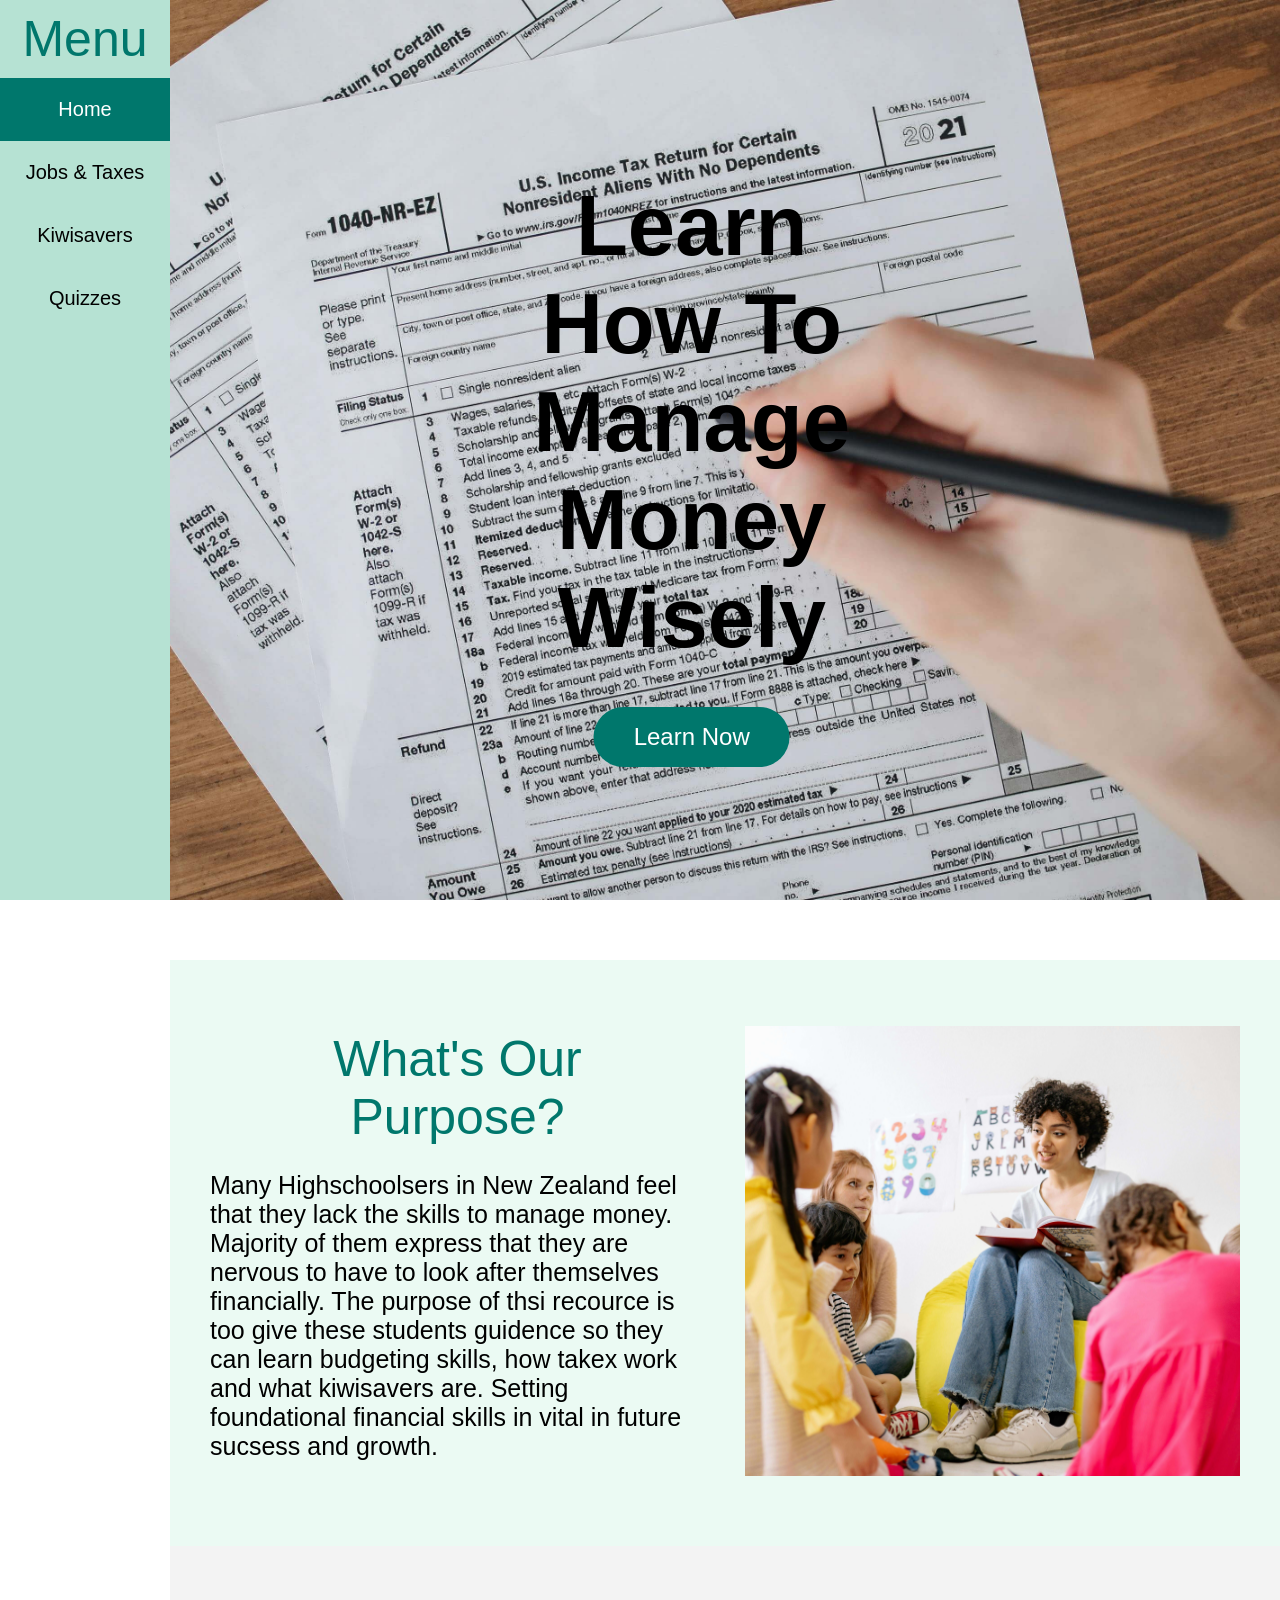
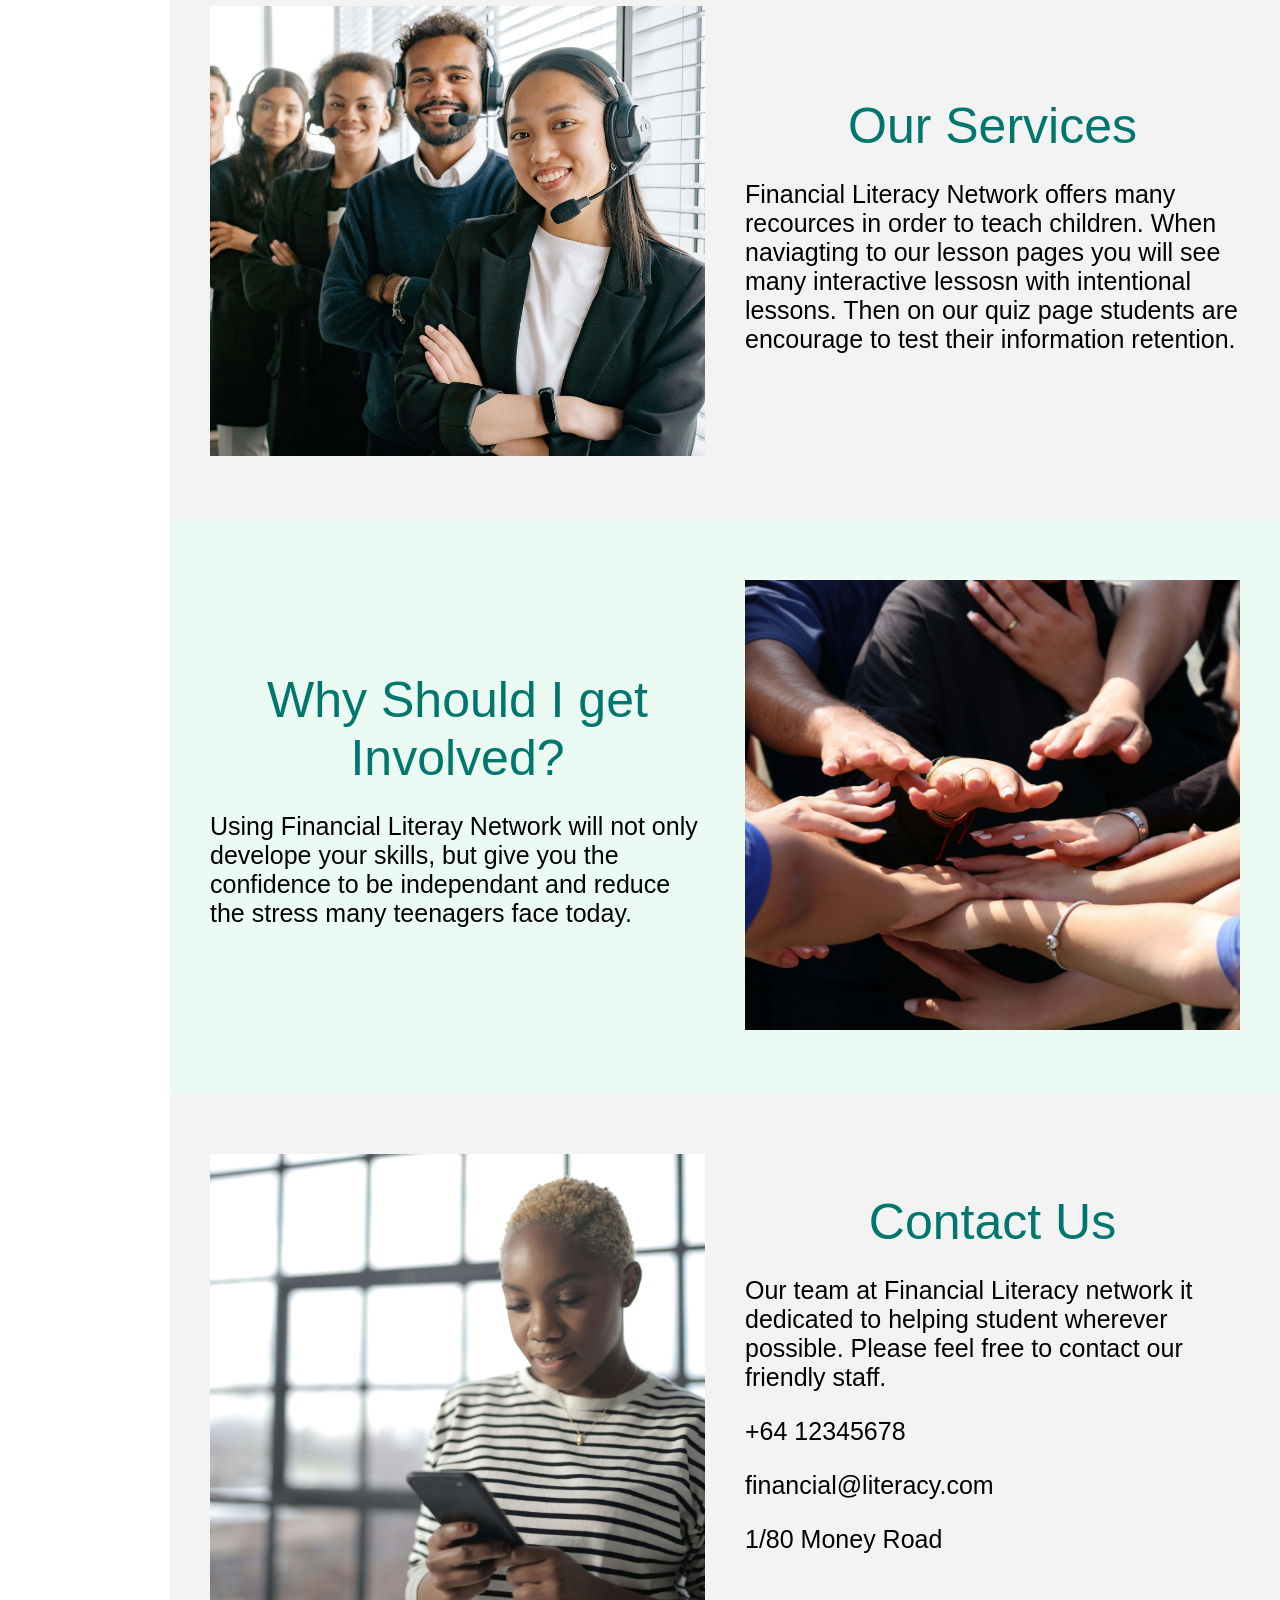
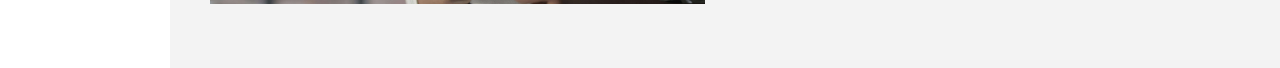
<file: index.html>
<!DOCTYPE html>
<html lang="en">
<head>
    <meta charset="UTF-8">
    <meta name="viewport" content="width=device-width, initial-scale=1.0">
    <title>Learn to Manage Money Wisely</title>
    <link rel="stylesheet" href="style.css">
</head>
<body>

  <main>

    <!-- The sidebar -->
    <nav class="navbar">
    
        <h2>Menu</h2>
      <a class="active" href="index.html">Home</a>
      <a href="jobs.html">Jobs & Taxes</a>
      <a href="kiwisaver.html">Kiwisavers</a>
      <a href="quiz.html">Quizzes</a>
    </nav>

    <div class="content">

          <div class="banner">
            <img src="images/person-completing-form.jpg" class="banner-img" alt="A white and black tax form sitting on a dark wood desk. A peron is holing a black pen and is about to attempt to fill in the form " >
            <h1 class="banner-text">Learn <br> How To<br> Manage <br>Money <br>Wisely <br> 
              <a id="link" href="learn.html">Learn Now</a>
            </h1>
        </div>


        <section class="row">
          <div class="text">
            <h2>What's Our Purpose?</h2>
            <p>Many Highschoolsers in New Zealand feel that they lack the skills to manage money. Majority of them express that they are nervous to have to look after themselves financially. The purpose of thsi recource is too give these students guidence so they can learn budgeting skills, how takex work and what kiwisavers are. Setting foundational financial skills in vital in future sucsess and growth. </p>
          </div>
          <div class="image">
            <img src="images/reading-book-to-children.jpg" alt="A femal teacher is reading a book to a diverse group of kids. The kids are lsitening intentivly in a group on the floor with the teacher and colourful number posters are on the wall.">
          </div>
        </section>

        <section class="row">
          <div class="image">
            <img src="images/team-in-headset.jpg" alt="A diverse team of 2 male and 3 female aduls all wearing formal work attire and lined behind eachother in a row, crossing their arms with authority with large black headsets on their heads.">
          </div>
          <div class="text">
            <h2>Our Services</h2>
            <p>Financial Literacy Network offers many recources in order to teach children. When naviagting to our lesson pages you will see many interactive lessosn with intentional lessons. Then on our quiz page students are encourage to test their information retention. </p>
          </div>
        </section>

        <section class="row">
          <div class="text">
            <h2>Why Should I get Involved?</h2>
            <p>Using Financial Literay Network will not only develope your skills, but give you the confidence to be independant and reduce the stress many teenagers face today. </p>
          </div>
          <div class="image">
            <img src="images/teamwork-hands-in-together.jpg" alt="A group of people are in a circle and are placing their hands in the middle on top of eachother, displaying their togetherness.">
          </div>
        </section>

        <section class="row">
          <div class="image">
            <img src="images/lady-iphone.jpg" alt="A woman in looking intentivly at her black iphone. The woman has dark skin and blonde hair and is wearing a black and white horizontal striped t-shirt.">
          </div>
          <div class="text">
            <h2>Contact Us</h2>
            <p>Our team at Financial Literacy network it dedicated to helping student wherever possible. Please feel free to contact our friendly staff. </p>
            <p><a href="https://facebook.com" class="circle"><i class="fas fa-phone"></i></a>
            +64 12345678</p>
            <p><a href="https://facebook.com" class="circle"><i class="fas fa-envelope"></i></a>
            financial@literacy.com</p>
            <p><a href="https://facebook.com" class="circle"><i class="fas fa-paper-plane"></i></a>
            1/80 Money Road</p>
           
          </div>
        </section>

    </div>
</main>
</div> <!-- end of content -->
</body>
</html>
</file>
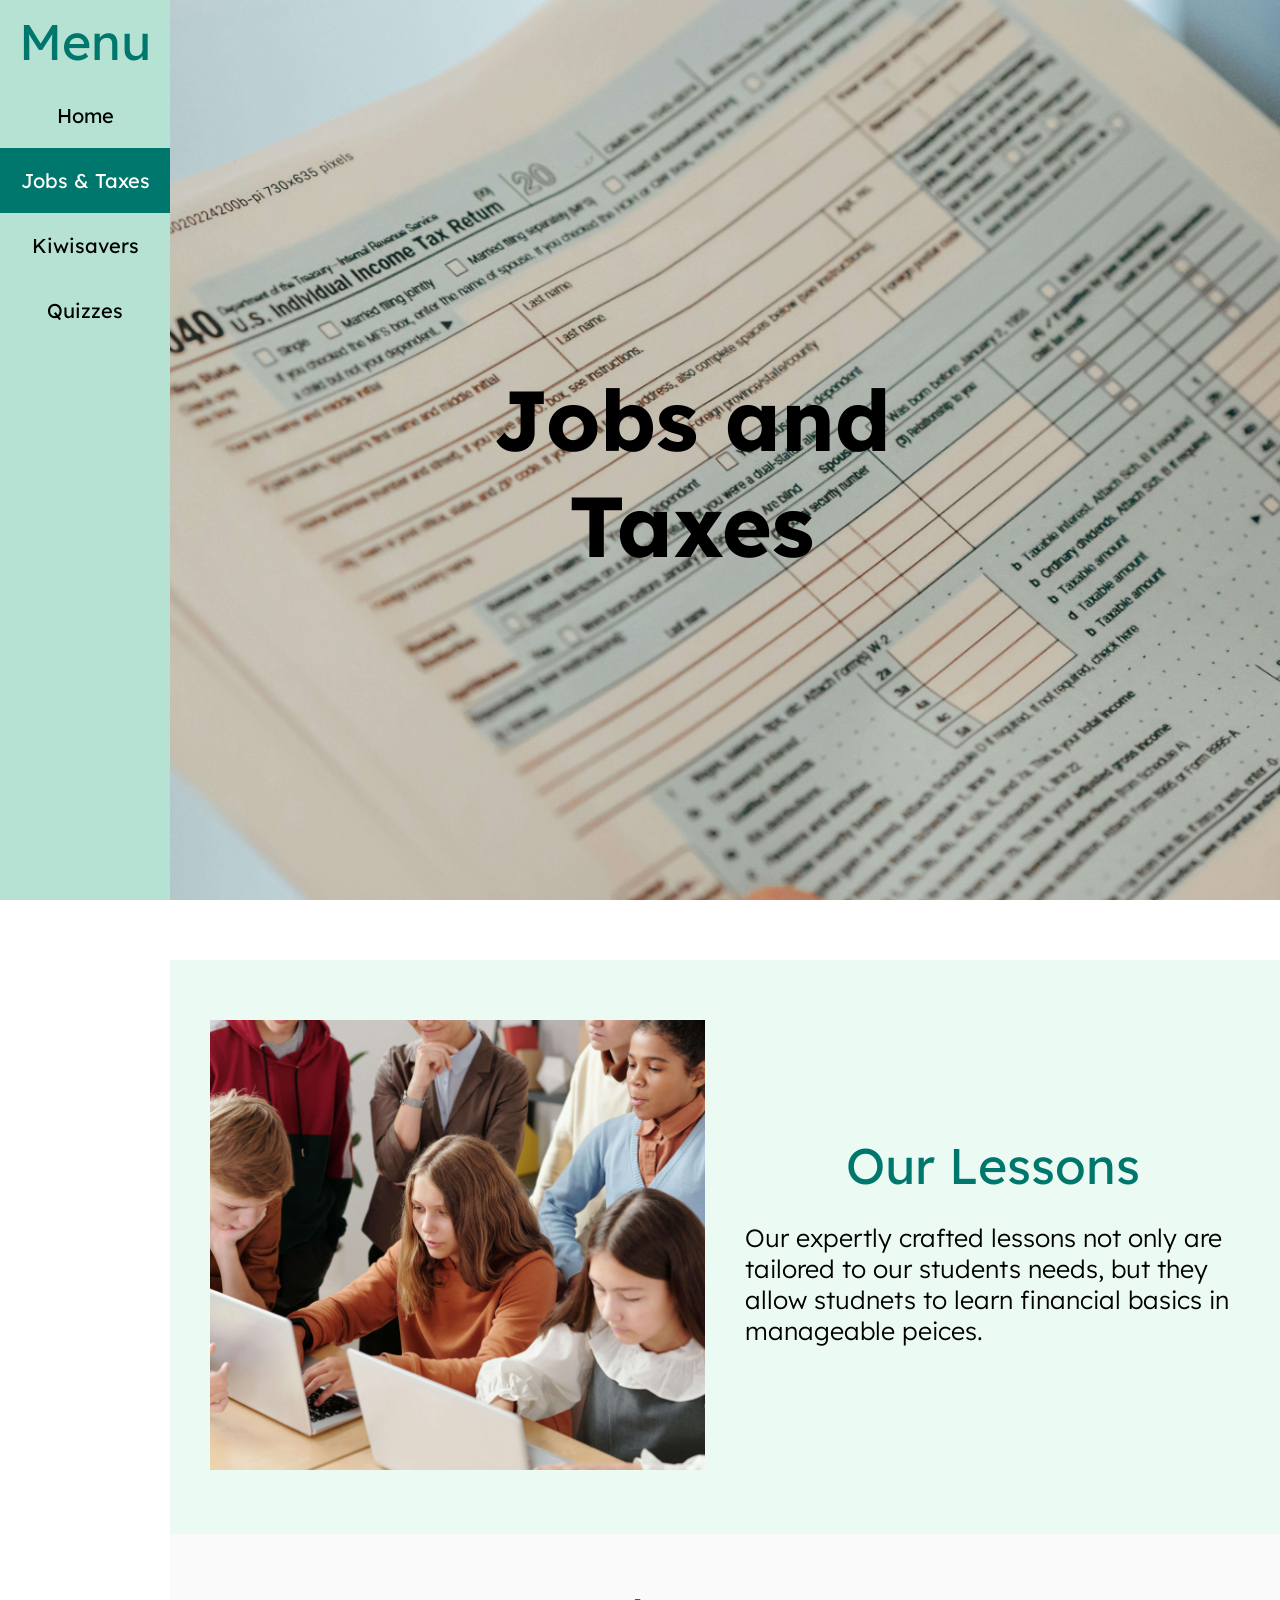
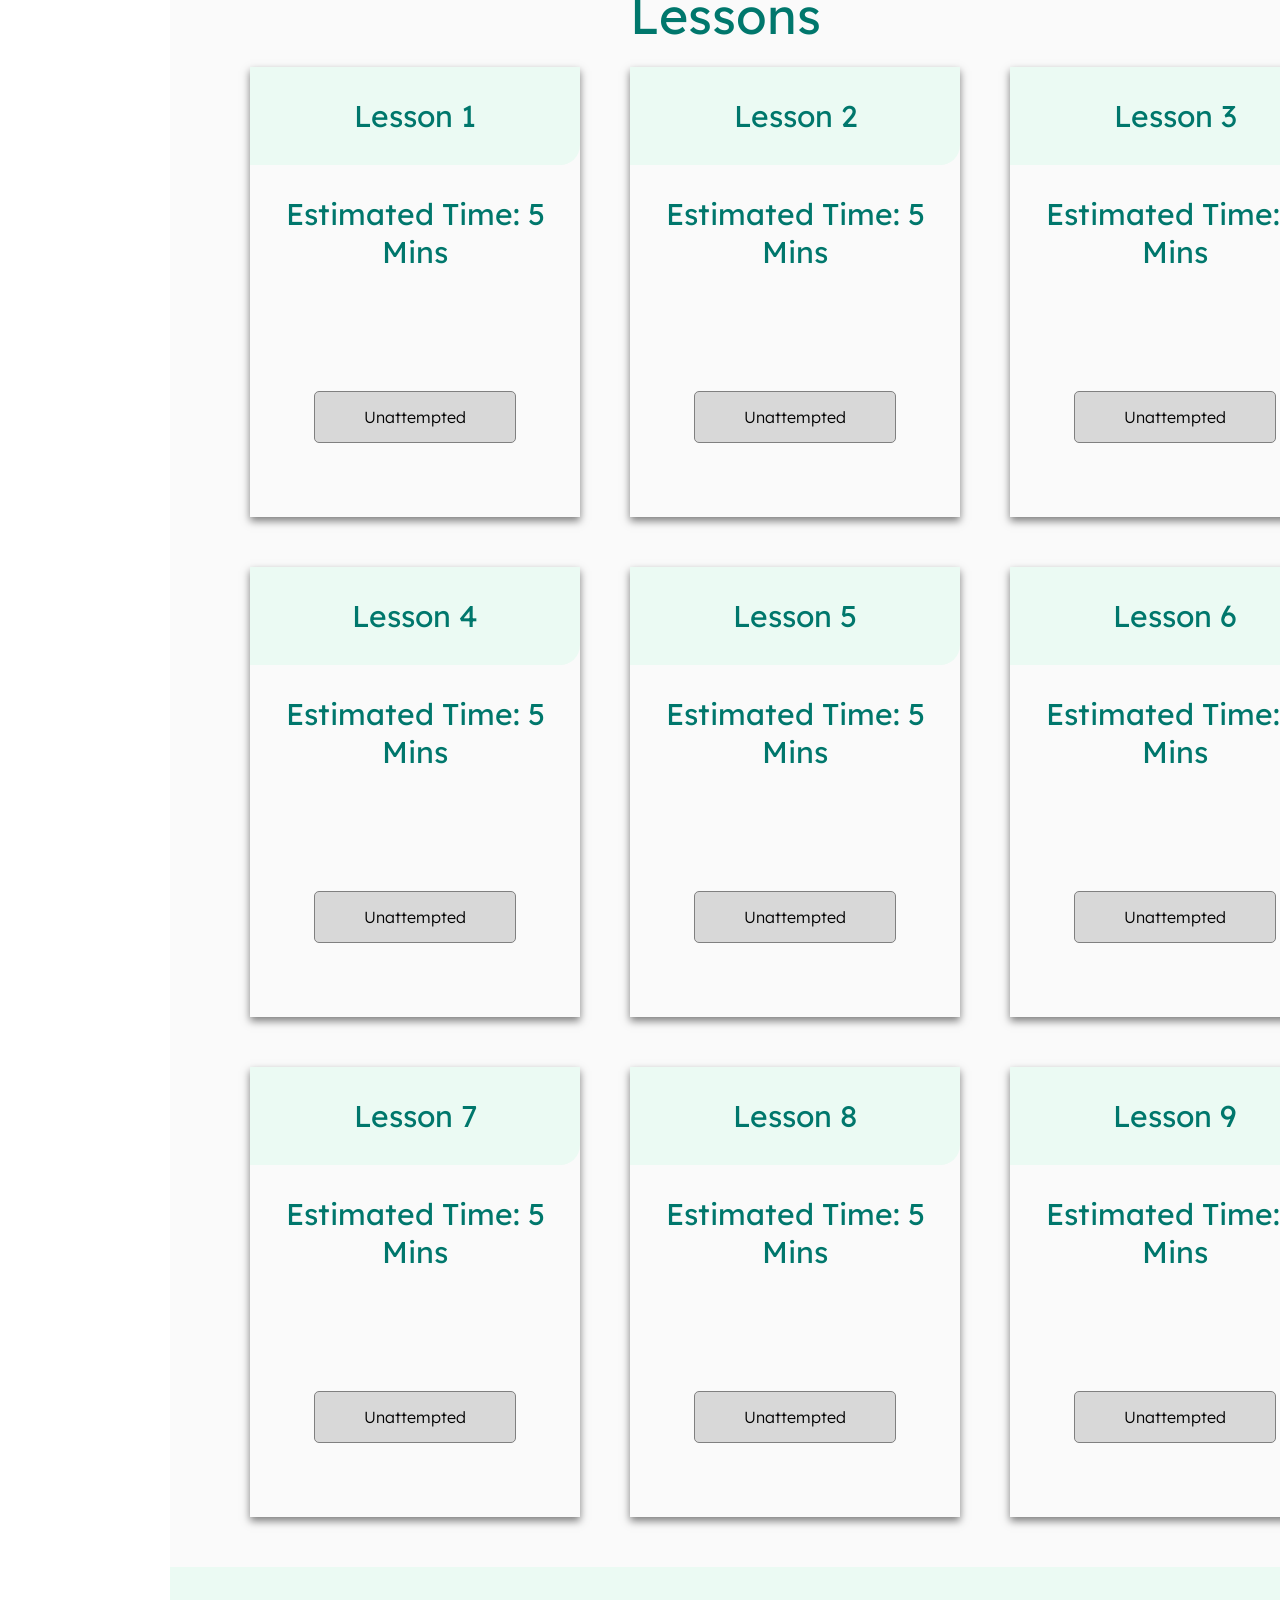
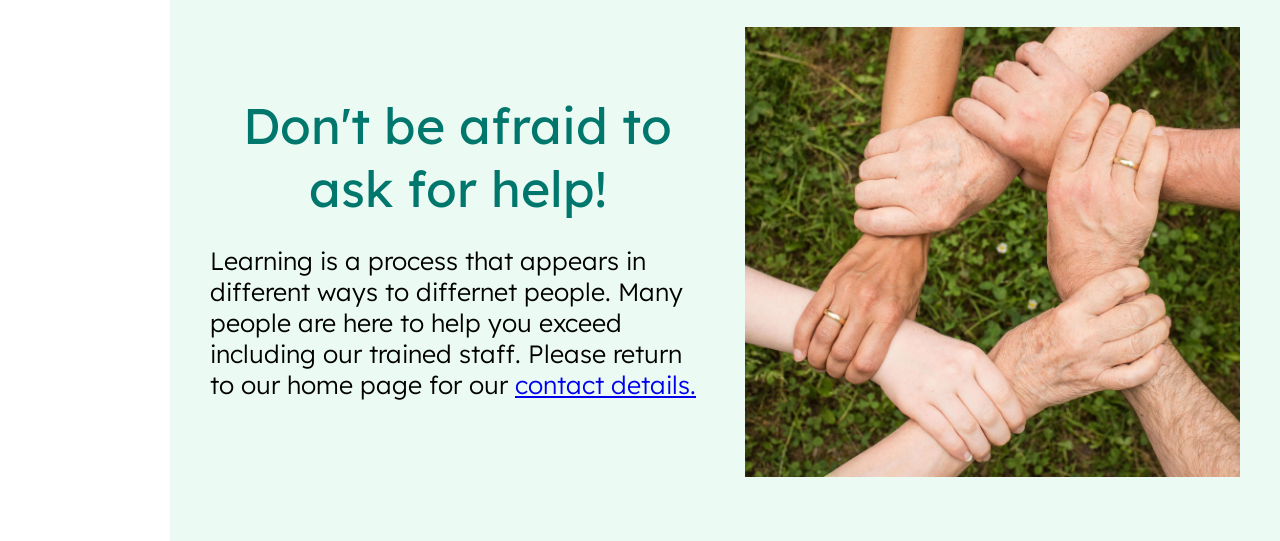
<file: jobs.html>
<!DOCTYPE html>
<html lang="en">
<head>
    <meta charset="UTF-8">
    <meta name="viewport" content="width=device-width, initial-scale=1.0">
    <title>Financial Literacy - Jobs</title>
    <link rel="icon" type="image/x-icon" href="/images/favicon.png">
    <link href="https://fonts.googleapis.com/css2?family=Lexend:wght@300;400;500&display=swap" rel="stylesheet">
    <link rel="stylesheet" href="style.css">
</head>
<body>

    <main>

        <!-- The sidebar -->
        <nav class="navbar">
            <h2>Menu</h2>
        <a href="index.html">Home</a>
        <a class="active" href="jobs.html">Jobs & Taxes</a>
        <a href="kiwisaver.html">Kiwisavers</a>
        <a href="quiz.html">Quizzes</a>
        </nav>


        <!-- Page content id a div so its not under the nav bar -->


        <div class="content">

            <div class="banner">
                <img src="images/tax-return-form.jpg" class="banner-img" alt="A blue and white tax form with multple boxes and lines to fill.">
                <h1 class="banner-text">Jobs and<br>Taxes</h1>
            </div>


            <section class="row">
            <div class="image">
                <img src="images/class-using-laptop.jpg" alt="A diverse group of students is surrounding a female student who is sitting at her desk on a laptop. They are activly discussing something.">
            </div>
            <div class="text">
                <h2>Our Lessons</h2>
                <p>Our expertly crafted lessons not only are tailored to our students needs, but they allow studnets to learn financial basics in manageable peices.</p>
            </div>
            </section>

        

            <section class="lessons-section">
                <h2 class="section-heading">Lessons</h2><br>
                <div class="parent">
                

                        <section class="flip-card">
                            <div class="flip-card-inner">
                                <!--Content for the front of the flip card-->
                                <div class="flip-card-front">
                                    <div class="flip-card-header">
                                    <h3>Lesson 1</h3>
                                    </div> 
                                    <h3>Estimated Time: 5 Mins</h3>
                                    <div class="status-box">Unattempted</div>

                                </div>
                
                                <!--Content for the back of the flip card-->
                                <div class="flip-card-back">
                                    <div class="flip-card-header">
                                    <h3>Getting your <br> first job.</h3>
                                    </div> 
                                    <p>Getting your first time job can be exciting. You can start part time jobs from around 14-15. many popular first jobs include working at the super market and waitressing.</p>
                            </div>
                            </div>
                        </section> 
                    

                        <section class="flip-card">
                            <div class="flip-card-inner">
                                <!--Content for the front of the flip card-->
                                <div class="flip-card-front">
                                    <div class="flip-card-header">
                                    <h3>Lesson 2</h3>
                                    </div> 
                                    <h3>Estimated Time: 5 Mins</h3>
                                    <div class="status-box">Unattempted</div>
                                </div>
                
                                <!--Content for the back of the flip card-->
                            <div class="flip-card-back">
                                    <div class="flip-card-header">
                                    <h3>Employment Contracts & I<br>your rights?</h3>
                                    </div> 
                                    <p>For any job you should get an employee contract that states your hours, pay and rights. The rights for any worker in NZ are minimum wage, meal breaks, holiday pay and protection from unfair treatment</p>
                           
                            </div>
                            </div>
                        </section> 

                        <section class="flip-card">
                            <div class="flip-card-inner">
                                <!--Content for the front of the flip card-->
                                <div class="flip-card-front">
                                    <div class="flip-card-header">
                                        <h3>Lesson 3</h3>
                                    </div> 
                                    <h3>Estimated Time: 5 Mins</h3>
                                    <div class="status-box">Unattempted</div>
                                </div>
                
                                <!--Content for the back of the flip card-->
                            <div class="flip-card-back">
                                          <div class="flip-card-header">
                                    <h3>Minimim Wage &<br>Pay Rates</h3>
                                    </div> 
                                    <p>Minimum wage is different for different people. Fully trained adults should have an hourly rate of at least $23.95 while those starting out shoudl have a wage of at least $19.16. </p>  
                            </div>
                            </div>
                        </section> 


                        <section class="flip-card">
                            <div class="flip-card-inner">
                                <!--Content for the front of the flip card-->
                                <div class="flip-card-front">
                                    <div class="flip-card-header">
                                        <h3>Lesson 4</h3>
                                    </div>
                                    <h3>Estimated Time: 5 Mins</h3>
                                    <div class="status-box">Unattempted</div> 
                                </div>
                
                                <!--Content for the back of the flip card-->
                            <div class="flip-card-back">
                                         <div class="flip-card-header">
                                    <h3>Gross Pay and <br>Take-Home pay</h3>
                                    </div> 
                                    <p>Gross pay is the amount you have earned before taxes. Take-Home pay is what actualy lands in your bank account and where other deductions are taken out.</p>   
                            </div>
                            </div>
                        </section> 

            
                        <section class="flip-card">
                            <div class="flip-card-inner">
                                <!--Content for the front of the flip card-->
                                <div class="flip-card-front">
                                    <div class="flip-card-header">
                                    <h3>Lesson 5</h3>
                                    </div> 
                                    <h3>Estimated Time: 5 Mins</h3>
                                    <div class="status-box">Unattempted</div>
                                </div>
                
                                <!--Content for the back of the flip card-->
                            <div class="flip-card-back">
                                        <div class="flip-card-header">
                                    <h3>What is PAYE Tax?</h3>
                                    </div> 
                                    <p>PAYE stands for Pay As You Earn. It's the tax automatically taken from your wages everyday. The more you earn the higher percentage tax you pay.</p>
                            </div>
                            </div>
                        </section> 

                
                        <section class="flip-card">
                            <div class="flip-card-inner">
                                <!--Content for the front of the flip card-->
                                <div class="flip-card-front">
                                    <div class="flip-card-header">
                                        <h3>Lesson 6</h3>
                                    </div> 
                                    <h3>Estimated Time: 5 Mins</h3>
                                    <div class="status-box">Unattempted</div>
                                </div>
                
                                <!--Content for the back of the flip card-->
                                <div class="flip-card-back">
                                            <div class="flip-card-header">
                                    <h3>Budgeting Your first pay</h3>
                                    </div> 
                                    <p>Budgeting is important as it ensure you have enought money for everything. A good rule of thumb is 50% for needs, 30% for wants and 20% for savings.</p>
                                </div>
                            </div>
                        </section> 

            
                        <section class="flip-card">
                            <div class="flip-card-inner">
                                <!--Content for the front of the flip card-->
                                <div class="flip-card-front">
                                    <div class="flip-card-header">
                                        <h3>Lesson 7</h3>
                                    </div> 
                                    <h3>Estimated Time: 5 Mins</h3>
                                    <div class="status-box">Unattempted</div>
                                </div>
                
                                <!--Content for the back of the flip card-->
                                <div class="flip-card-back">
                                            <div class="flip-card-header">
                                    <h3>Tax Returns and <br>refunds</h3>
                                    </div> 
                                    <p>At the end of the tax year which is the 31st of March you can file your Tax Return. If too much tax was taken from your account throughout the year, you may get a tax refund from the IRD.</p>
                           
                                </div>
                            </div>
                        </section> 
                

                        <section class="flip-card">
                            <div class="flip-card-inner">
                                <!--Content for the front of the flip card-->
                                <div class="flip-card-front">
                                    <div class="flip-card-header">
                                    <h3>Lesson 8</h3>
                                    </div>  
                                    <h3>Estimated Time: 5 Mins</h3>
                                    <div class="status-box">Unattempted</div>   
                                </div>
                
                                <!--Content for the back of the flip card-->
                            <div class="flip-card-back">
                                          <div class="flip-card-header">
                                    <h3>What happens if I don't pay my taxes</h3>
                                    </div> 
                                    
                                        <ol>
                                            <li>You will recieve letters and emails remining you that you have tax to pay.</li>
                                            <li>Then they start adding interest to the tax you owe</li>
                                            <li>Then you can start getting penalty fees ontop of the interest and tax</li>
                                            <li>Then the detp collection process will start. The IRD can take money from your account, take money from your wages before you even get paid, impound your can and even stop you from getting any refund in the future.</li>
                                            <li>In extreme cases you could even get very large fines, court appearances and even prison time</li>
                                        </ol>
                                   
                             
                                </div>
                            </div>
                        </section> 

                
                        <section class="flip-card">
                            <div class="flip-card-inner">
                                <!--Content for the front of the flip card-->
                                <div class="flip-card-front">
                                    <div class="flip-card-header">
                                    <h3>Lesson 9</h3>
                                    </div>  
                                    <h3>Estimated Time: 5 Mins</h3> 
                                    <div class="status-box">Unattempted</div>
                                </div>
                
                                <!--Content for the back of the flip card-->
                                <div class="flip-card-back">
                                            <div class="flip-card-header">
                                    <h3>Student Loans</h3>
                                    </div> 
                                    <p>A student loan from the goverment can help pay for your course fee and any school related costs afetr school. You only start paying off your students loans once you have started making a certian amount of money per year which usually is around $22,000+. Repayments are automatically taken from your PAYE. Student loands have no interest in you live in NZ.</p>
                           
                                </div>
                            </div>
                        </section> 

                </div>

            </section>

            <section class="row">
            <div class="text">
                <h2>Don't be afraid to ask for help!</h2>
                <p>Learning is a process that appears in different ways to differnet people. Many people are here to help you exceed including our trained staff. Please return to our home page for our <a href="index.html">contact details.</a></p>
            </div>
            <div class="image">
                <img src="images/everyone-holding-hands.jpg" alt="Six people hold eachothers wrists to form a star shape which communicates team work and togetherness.">
            </div>
            </section>

        </div>

         <script src="script.js"></script>

    </main>

</body>
</html>
</file>
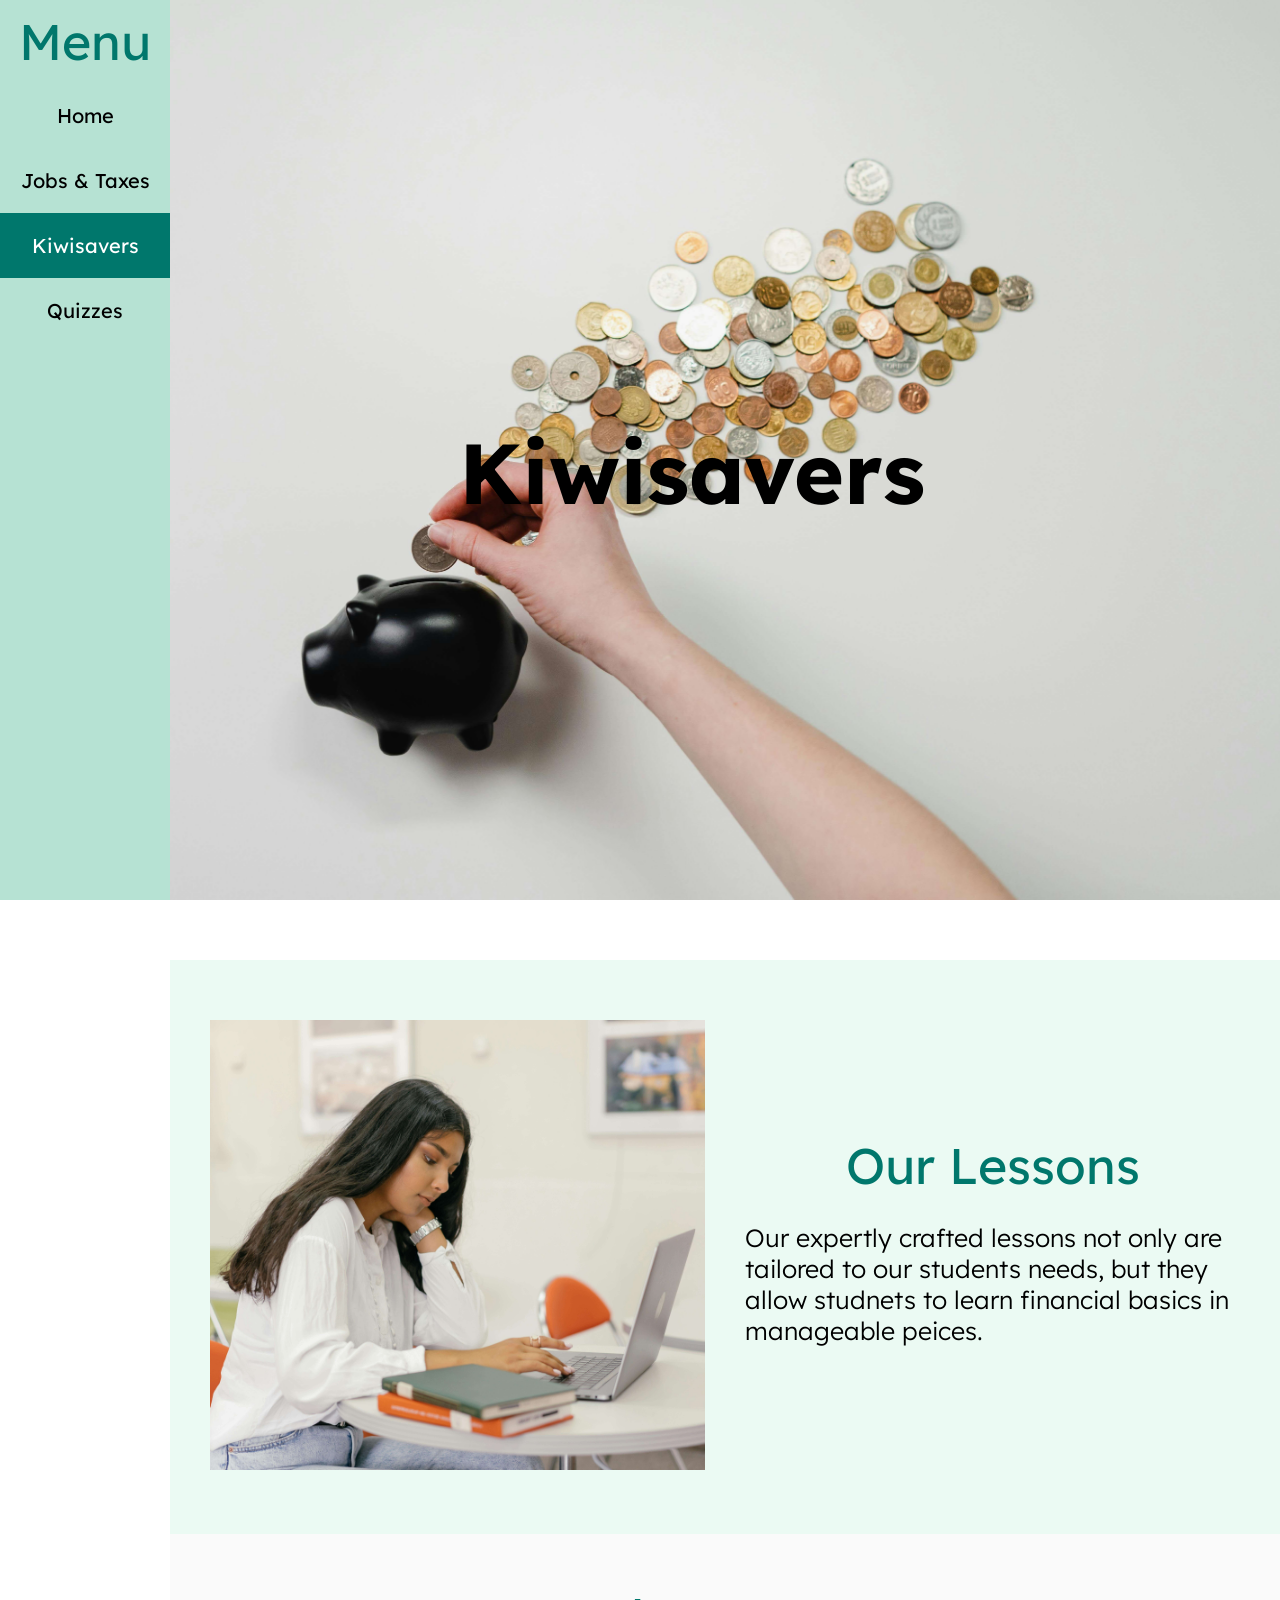
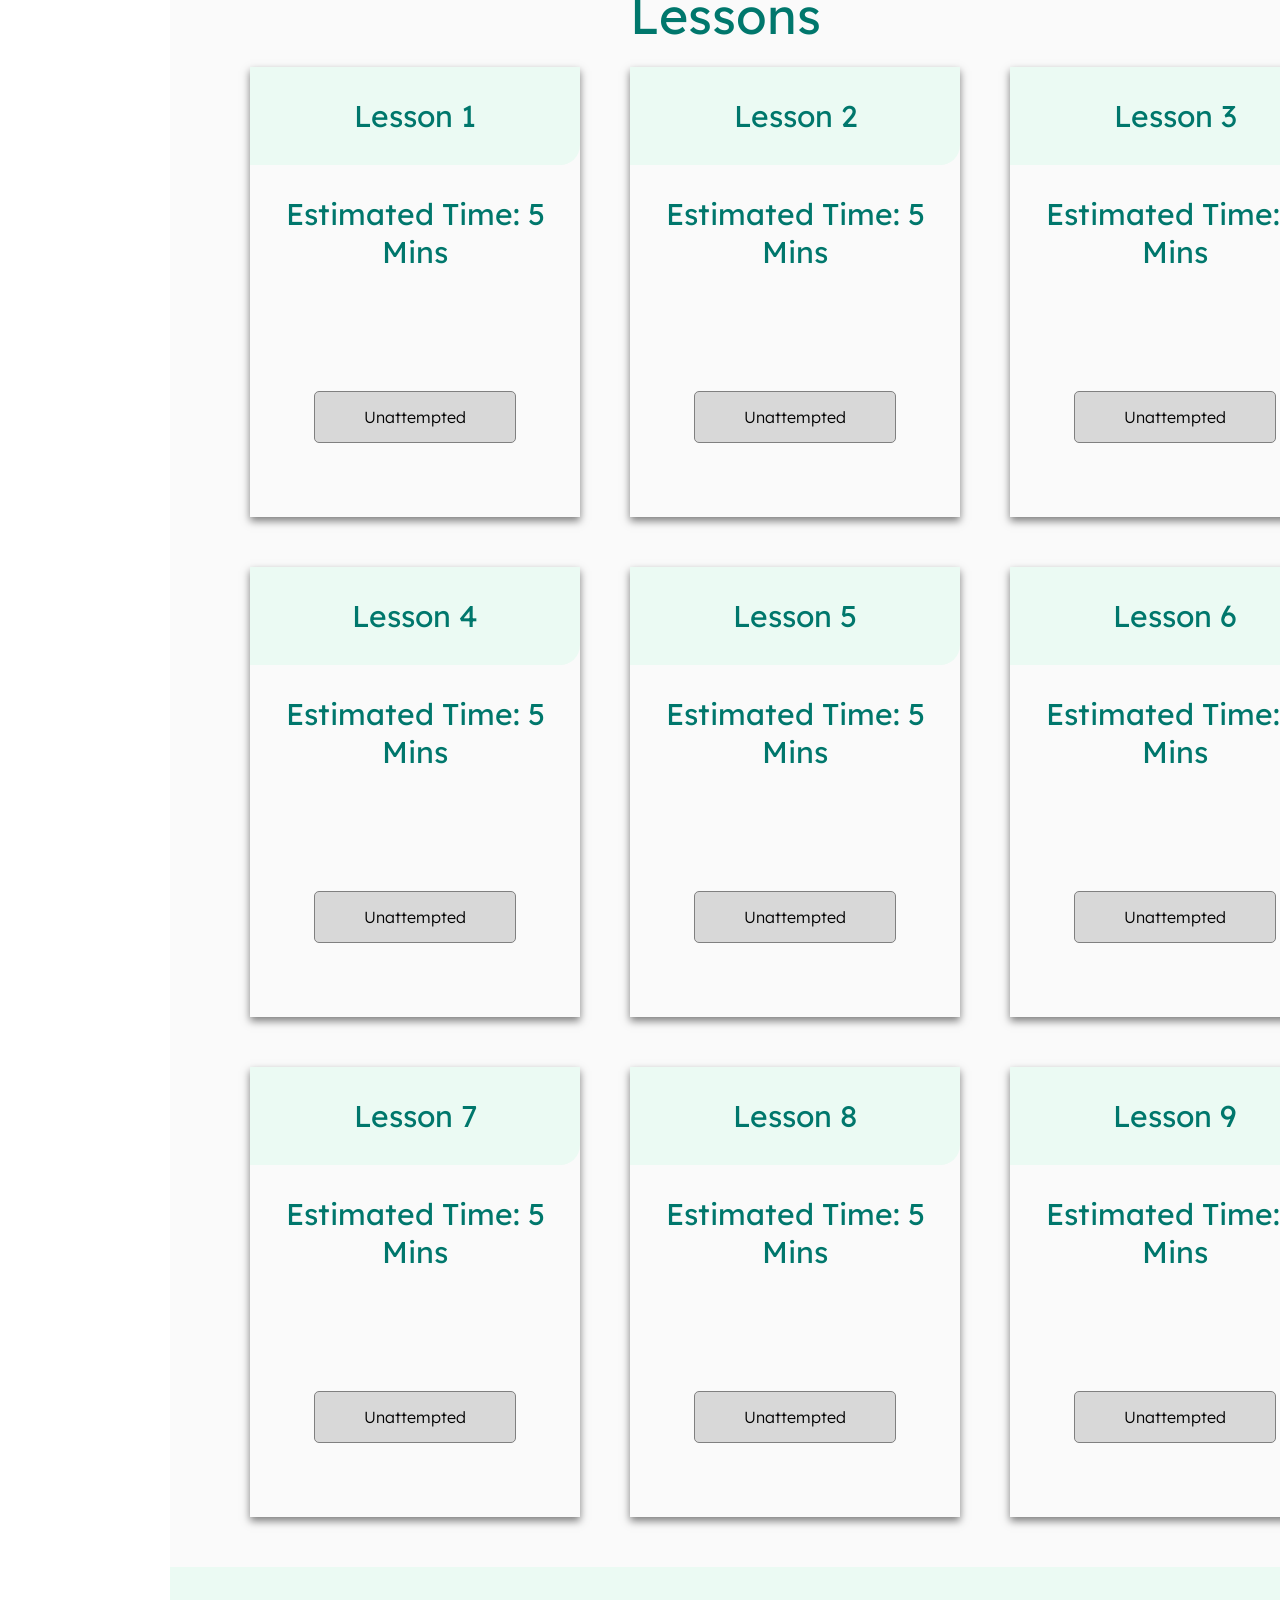
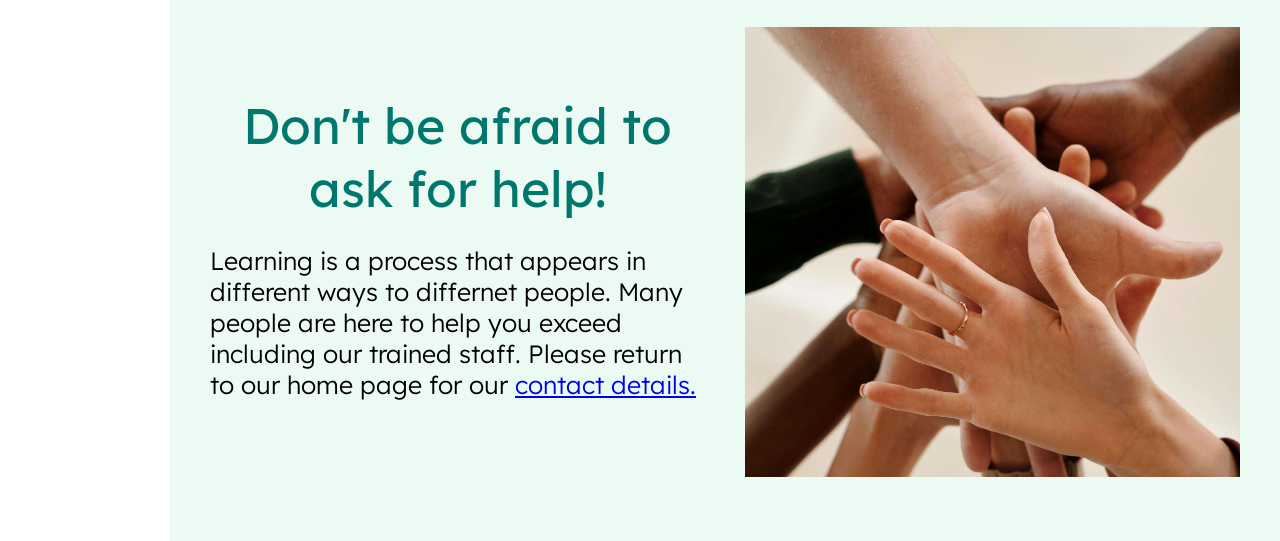
<file: kiwisaver.html>
<!DOCTYPE html>
<html lang="en">
<head>
    <meta charset="UTF-8">
    <meta name="viewport" content="width=device-width, initial-scale=1.0">
    <title>Financial Literacy - Kiwisaver</title>
    <link rel="icon" type="image/x-icon" href="/images/favicon.png">
    <link href="https://fonts.googleapis.com/css2?family=Lexend:wght@300;400;500&display=swap" rel="stylesheet">
    <link rel="stylesheet" href="style.css">
</head>

<body>

    <main>

        <!-- The sidebar -->
        <nav class="navbar">
            <h2>Menu</h2>
        <a href="index.html">Home</a>
        <a href="jobs.html">Jobs & Taxes</a>
        <a class="active" href="kiwisaver.html">Kiwisavers</a>
        <a href="quiz.html">Quizzes</a>
        </nav>


        <!-- Page content id a div so its not under the nav bar -->


        <div class="content">

                <div class="banner">
                <img src="images/money-out-of-piggybank.jpg" class="banner-img" alt="A black piggyback is lying on its side on the ground with coins scattered from it opening in a curved motion. A person is adding a coin into the piggybank." >
                <h1 class="banner-text">Kiwisavers </h1>
            </div>


            <section class="row">
            <div class="image">
                <img src="images/girl-studying-at-desk.jpg" alt="A student is sitting at a circular desk in an orange chair. She is working on her laptop and has her books on the table too. She is resteing her face on her hand.">
            </div>
            <div class="text">
                <h2>Our Lessons</h2>
                <p>Our expertly crafted lessons not only are tailored to our students needs, but they allow studnets to learn financial basics in manageable peices.</p>
            </div>
            </section>

            <section class="lessons-section">
                <h2 class="section-heading">Lessons</h2><br>
                <div class="parent">
                

                        <section class="flip-card">
                            <div class="flip-card-inner">
                                <!--Content for the front of the flip card-->
                                <div class="flip-card-front">
                                    <div class="flip-card-header">
                                    <h3>Lesson 1</h3>
                                    </div> 
                                    <h3>Estimated Time: 5 Mins</h3>
                                    <div class="status-box">Unattempted</div> 
                                </div>
                
                                <!--Content for the back of the flip card-->
                                <div class="flip-card-back">
                                    <div class="flip-card-header">
                                    <h3>What are<br>Kiwisavers?</h3>
                                    </div> 
                                    <p>Kiwisavers are New Zealands retirement savings process established in 2007. It helps you save money for when you stop working. You automtically contribute part of your earnings to the Kiwisaver, your employer does too and sometimes even the goverment. The money in your KiwiSaver is invested so it can grow over time.</p>
                                </div>
                            </div>
                        </section> 
                        
            
                        <section class="flip-card">
                            <div class="flip-card-inner">
                                <!--Content for the front of the flip card-->
                                <div class="flip-card-front">
                                    <div class="flip-card-header">
                                        <h3>Lesson 2</h3>
                                    </div> 
                                    <h3>Estimated Time: 5 Mins</h3>
                                    <div class="status-box">Unattempted</div>
                                </div>
                
                                <!--Content for the back of the flip card-->
                            <div class="flip-card-back">
                                 <div class="flip-card-header">
                                 <h3>How do I join<br>Kiwisaver?</h3>
                                 </div> 
                                 <p>When first getting a job you are automatically enrolled to a Kiwisaver which you can decide to keep or quit within 8 weeks. Otherwise, you can join a Kiwisaver volinatrily anytime.</p>
                            </div>
                            </div>
                        </section> 

                
                        <section class="flip-card">
                            <div class="flip-card-inner">
                                <!--Content for the front of the flip card-->
                                <div class="flip-card-front">
                                    <div class="flip-card-header">
                                        <h3>Lesson 3</h3>
                                    </div> 
                                    <h3>Estimated Time: 5 Mins</h3>
                                    <div class="status-box">Unattempted</div>
                                </div>
                
                                <!--Content for the back of the flip card-->
                            <div class="flip-card-back">
                                    <div class="flip-card-header">
                                    <h3>How much should I<br>Contribute?</h3>
                                    </div> 
                                    <p>The range of inputs range from 3% a week to 10% a week. Usually people start with around 6% a week. Even lower contributions will add up over time dues to compount interest.</p>
                            </div>
                            </div>
                        </section> 


                        <section class="flip-card">
                            <div class="flip-card-inner">
                                <!--Content for the front of the flip card-->
                                <div class="flip-card-front">
                                    <div class="flip-card-header">
                                        <h3>Lesson 4</h3>
                                    </div> 
                                    <h3>Estimated Time: 5 Mins</h3>
                                    <div class="status-box">Unattempted</div>
                                </div>
                
                                <!--Content for the back of the flip card-->
                                <div class="flip-card-back">
                                    <div class="flip-card-header">
                                    <h3>What does my <br>employer pay?</h3>
                                    </div> 
                                    <p>Employers must contribute alteast 3.5% on your pay. Sometimes employers may increase their percentage as pasrt of a benefit.</p>
                                </div>
                            </div>
                        </section> 


                        <section class="flip-card">
                            <div class="flip-card-inner">
                                <!--Content for the front of the flip card-->
                                <div class="flip-card-front">
                                    <div class="flip-card-header">
                                        <h3>Lesson 5</h3>
                                    </div> 
                                    <h3>Estimated Time: 5 Mins</h3>
                                    <div class="status-box">Unattempted</div>
                                </div>
                
                                <!--Content for the back of the flip card-->
                                <div class="flip-card-back">
                                   <div class="flip-card-header">
                                    <h3>Goverment<br>contributions</h3>
                                    </div> 
                                    <p>Once you have started your Kiwisavers and have saved al least $1040, the New Zealand Government will add $521.43 dollars calles Member Tax Credit. This is like a reward for you saving.</p> 
                                </div>
                            </div>
                        </section> 

                
                        <section class="flip-card">
                            <div class="flip-card-inner">
                                <!--Content for the front of the flip card-->
                                <div class="flip-card-front">
                                    <div class="flip-card-header">
                                        <h3>Lesson 6</h3>
                                    </div>
                                    <h3>Estimated Time: 5 Mins</h3>
                                    <div class="status-box">Unattempted</div> 
                                </div>
                
                                <!--Content for the back of the flip card-->
                                <div class="flip-card-back">
                                    <div class="flip-card-header">
                                    <h3>Your first<br>home</h3>
                                    </div> 
                                    <p>When purchasing your first home you may withdraw the money from your KiwiSaver in order to help pay for it but there are rules you have to follow. To withdraw it in the first place ususally you would have to need to have been a member for at least 3 years and you have to live in the property you plan to buy. You must also leave a minimum of $1000 and funds transferred from an Australian Superannuation scheme must also be untouched.</p>
                                </div>
                            </div>
                        </section> 

                

                        <section class="flip-card">
                            <div class="flip-card-inner">
                                <!--Content for the front of the flip card-->
                                <div class="flip-card-front">
                                    <div class="flip-card-header">
                                        <h3>Lesson 7</h3>
                                    </div> 
                                    <h3>Estimated Time: 5 Mins</h3>
                                    <div class="status-box">Unattempted</div>
                                </div>
                
                                <!--Content for the back of the flip card-->
                                <div class="flip-card-back">
                                    <div class="flip-card-header">
                                    <h3>Retirement</h3>
                                    </div> 
                                    <p>Normally you can take out the money from your KiwiSaver at the age of 65 but if you face hardships like money trouble, serios illness or permemantly moving overseas you can remove the money.</p>
                                </div>
                            </div>
                        </section> 
                

                        <section class="flip-card">
                            <div class="flip-card-inner">
                                <!--Content for the front of the flip card-->
                                <div class="flip-card-front">
                                    <div class="flip-card-header">
                                        <h3>Lesson 8</h3>
                                    </div> 
                                    <h3>Estimated Time: 5 Mins</h3>
                                    <div class="status-box">Unattempted</div>
                                </div>
                
                                <!--Content for the back of the flip card-->
                                <div class="flip-card-back">
                                    <div class="flip-card-header">
                                    <h3>Why should you<br>save early?</h3>
                                    </div> 
                                    <p>Compond interest is when years on intrest accumulate. The more years you are enrolled in a Kiwisaver the more compound interest you will collect, leaving you with more money for your first home and more money for retirement.</p>
                                </div>
                            </div>
                        </section> 


                        <section class="flip-card">
                            <div class="flip-card-inner">
                                <!--Content for the front of the flip card-->
                                <div class="flip-card-front">
                                    <div class="flip-card-header">
                                        <h3>Lesson 9</h3>
                                    </div>
                                    <h3>Estimated Time: 5 Mins</h3>
                                    <div class="status-box">Unattempted</div> 
                                </div>
                
                                <!--Content for the back of the flip card-->
                                <div class="flip-card-back">
                                    <div class="flip-card-header">
                                    <h3>Common mistakes<br>people do</h3>
                                    </div> 
                                    <p>Many people regret not doing these things that could potentially benefit them in the future.</p>
                                        <ol>
                                        <li>Opting out early - long term commitment means more accumulating money</li>
                                        <li>Choosing a fund that is too safe (usually young peple) - "Riskier" plans often have long term benefits. In the short term they may decrease in value but over time they have show to have better reward. Playing it safe can lead to missing out on large benefits and less growth.</li>
                                        <li>Withdrawing money for non-essential reasons - withdrawing money for non-essential reasons can lead to less money when you need it.</li>
                                        </ol>
                                    
                                </div>
                            </div>
                        </section> 

                </div>

            </section>

            <section class="row">
            <div class="text">
                <h2>Don't be afraid to ask for help!</h2>
                <p>Learning is a process that appears in different ways to differnet people. Many people are here to help you exceed including our trained staff. Please return to our home page for our <a href="index.html">contact details.</a></p>
            </div>
            <div class="image">
                <img src="images/hands-in-team.jpg" alt="A diverse group of people all put their hands in the middle ontop of eachother signifying that they are a team.">
            </div>
            </section>

        </div>

        <script src="script.js"></script>
    
    </main>
</body>
</html>
</file>
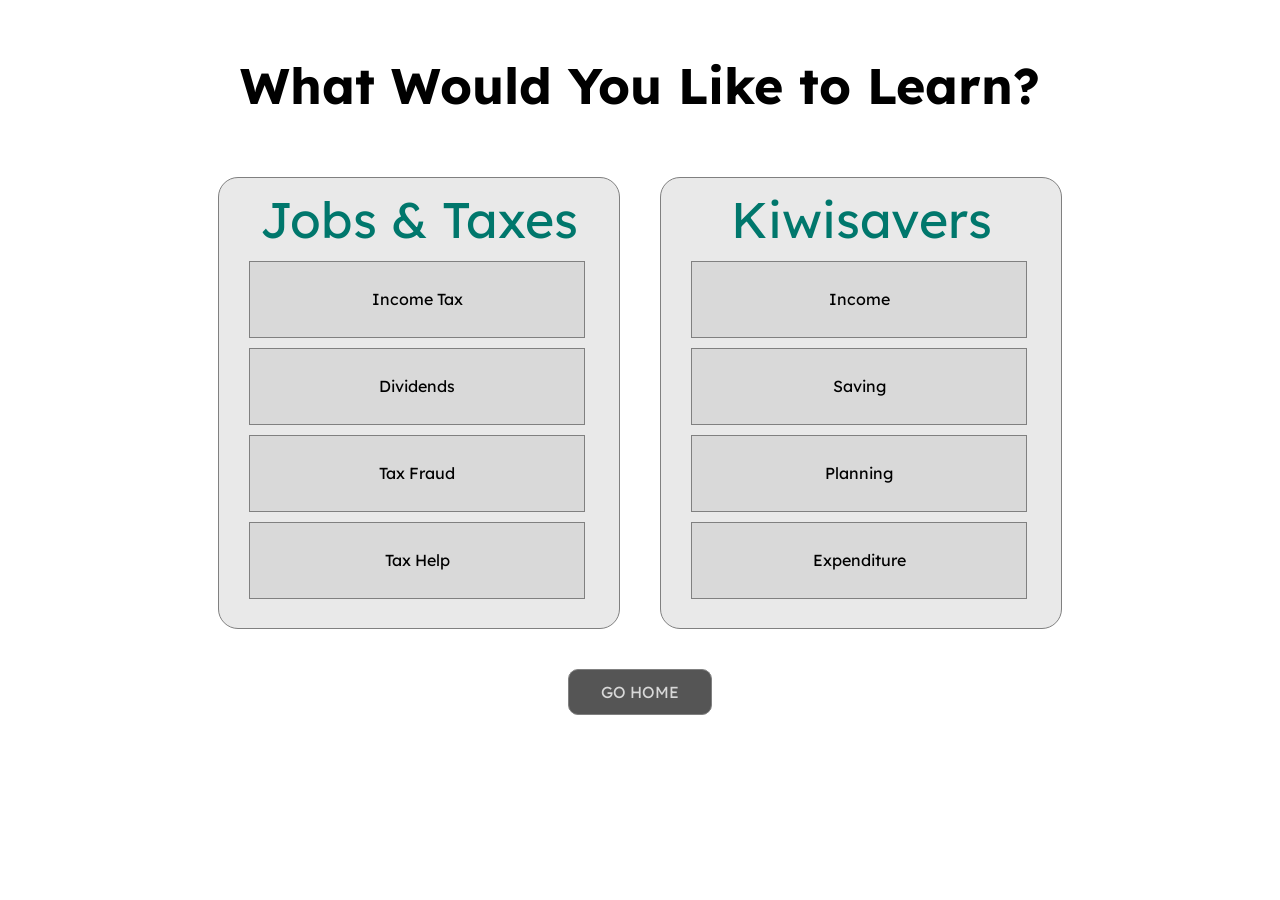
<file: learn.html>
<!DOCTYPE html>
<html lang="en">
<head>
    <meta charset="UTF-8">
    <meta name="viewport" content="width=device-width, initial-scale=1.0">
    <title>Financial Literacy - Learn</title>
    <link rel="icon" type="image/x-icon" href="/images/favicon.png">
    <link href="https://fonts.googleapis.com/css2?family=Lexend:wght@300;400;500&display=swap" rel="stylesheet">
    <link rel="stylesheet" href="style.css">
</head>

<body>

<h1 id="heading-learn">What Would You Like to Learn?</h1>


<div class="parent-learn">
    <a href="jobs.html" class="learn-box">
        <h2>Jobs & Taxes</h2>
        <div class="item">Income Tax</div>
        <div class="item">Dividends</div>
        <div class="item">Tax Fraud</div>
        <div class="item">Tax Help</div>
    </a>

    <a href="kiwisaver.html" class="learn-box">
        <h2>Kiwisavers</h2>
        <div class="item">Income</div>
        <div class="item">Saving</div>
        <div class="item">Planning</div>
        <div class="item">Expenditure</div>
    </a>
</div>

<a id="go-home" href="index.html">GO HOME</a>
    
</body>
</html>
</file>
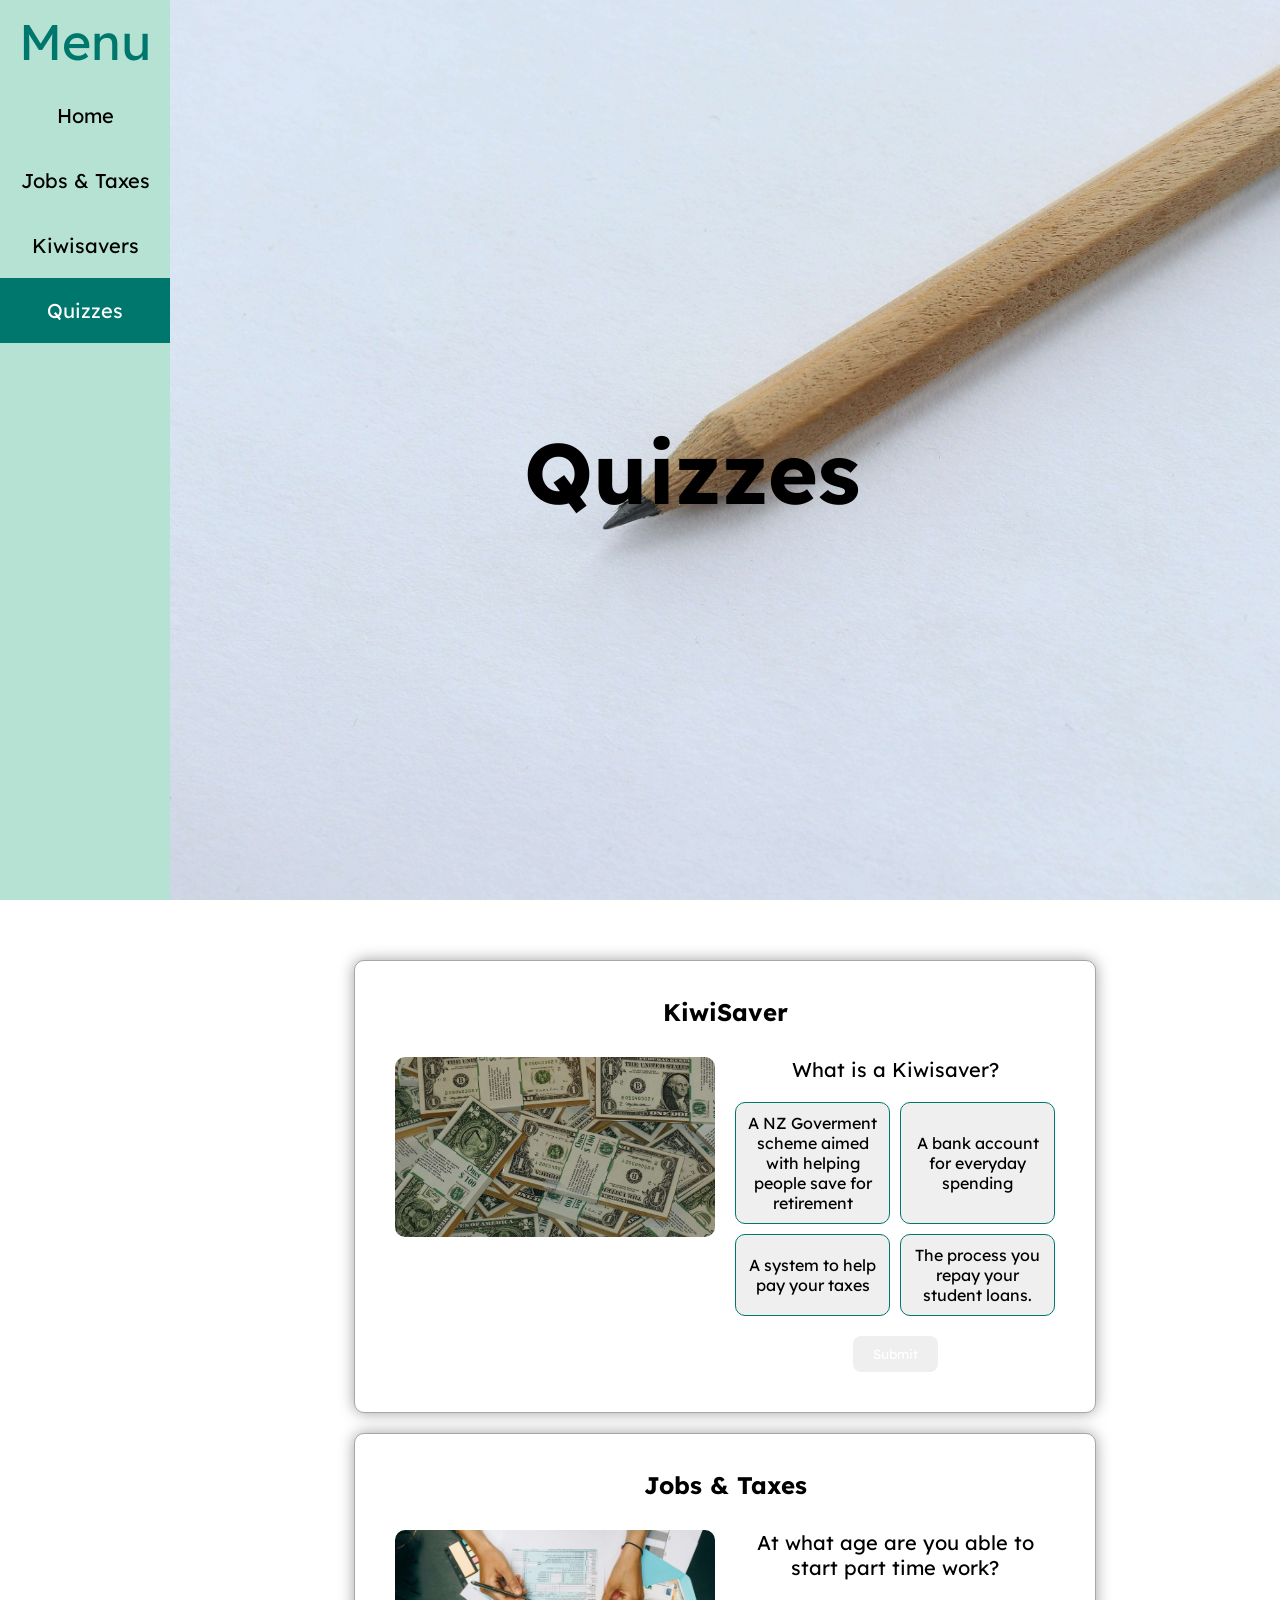
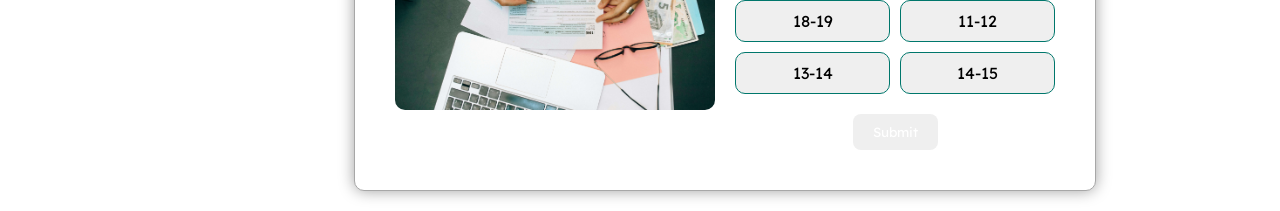
<file: quiz.html>
<!DOCTYPE html>
<html lang="en">
<head>
  <meta charset="UTF-8">
  <meta name="viewport" content="width=device-width, initial-scale=1.0">
  <title>Financial Literacy Homepage</title>
  <link rel="icon" type="image/x-icon" href="/images/favicon.png">
  <link href="https://fonts.googleapis.com/css2?family=Lexend:wght@300;400;500&display=swap" rel="stylesheet">
  <link rel="stylesheet" href="style.css">
</head>

<body>

  <main>

      <!-- The sidebar -->
    <nav class="navbar">
        <h2>Menu</h2>
      <a href="index.html">Home</a>
      <a href="jobs.html">Jobs & Taxes</a>
      <a href="kiwisaver.html">Kiwisavers</a>
      <a class="active" href="quiz.html">Quizzes</a>
    </nav>


    <div class="content">

          <div class="banner">
            <img src="images/pencil-lying-on-paper.jpg" class="banner-img" alt="A plain peice of white paper has a plain brown writing pencil lying on it">
            <h1 class="banner-text">Quizzes</h1>
        </div>
      
          <div class="quiz">
              <h1 class="topic">KiwiSaver</h1>

              <div class="parent-quiz-inside">

                <div class="div1">
                  <div class="quiz-image">
                    <img class="q-image" src="images/banknote-pile.jpg" alt="A pile of U.S bank notes sitting ontop of eachother.">
                  </div>
                </div>

                <div class="div2">
                  <div class="question"></div>
                    <div class="options"></div>
                    <button class="submit">Submit</button>
                </div>

              </div>
            
          </div>
        
          <div class="quiz">
            <h1 class="topic">Jobs & Taxes</h1>

            <div class="parent-quiz-inside">

              <div class="div1">
                <div class="quiz-image">
                  <img class="q-image" src="images/person-completing-form-with-laptop.jpg" alt="A person is sitting at her dest with her laptop and a tax form. She is completeing the form.">
                </div>
              </div>

              <div class="div2">
                <div class="question"></div>
                  <div class="options"></div>
                  <button class="submit">Submit</button>
                  
              </div>

            </div>
      
          </div>    

    </div>

    <script src="script.js"></script>   
  
    </main>

</body>
</html>
</file>
<file: style.css>
body, h1, h2, h3, p, a, button, li, ol{
    font-family: 'Lexend', sans-serif;
}

body {
    margin: 0; 
    padding: 0;
}

.content {
  margin-left: 170px;
  height: 100%;
  max-width: 2390px;
}
 
.parent img {
  width: 100%;
  height: 100%;
  object-fit: cover;
  display: block;
}

h2{
  color:#00776c;
  font-size: 50px;
  font-weight: 400;
  margin: 10px;
}

h3{
  color:#00776c;
  font-size: 30px;
  font-weight: 400;

}


p{
  font-size: 25px;
  font-weight: 300;
}





/**************Learning Page***************/

#heading-learn{
  font-size: 50px;
  text-align: center;
  padding: 20px;
}

.parent-learn {
  display: grid;
  grid-template-columns: repeat(2, 1fr);
  grid-template-rows: repeat(1, 1fr);
  gap: 40px;
  display: flex;
  align-items: center;
  justify-content: center;
  margin: 40px auto;           
  padding: 0 20px;
  max-width: 1000px;           
  flex-wrap: wrap;

}

.learn-box{
  width: 400px;
  height: 450px;
  background-color: #e9e9e9;
  border: 1px solid grey;
  border-radius: 20px;
  transition: all 0.3s ease;  
  text-decoration:none ;
}

.learn-box:hover{
  transform: translateY(-3px);
  box-shadow: 0 8px 20px rgba(0, 0, 0, 0.3);
}

.item{
  width:334px;
  height:75px;
  text-align: center;
  background-color: #d9d9d9;
  margin: 10px;
  margin-left: 30px;
  border: 1px solid grey;
  justify-content: center;
  display: flex;
  align-items: center;
  justify-content: center;
  color:black;
}

.item.hover{
  background-color: #6e6e6e;

}

#go-home{
  display: block;
  margin: 30px auto;
  padding: 12px 32px;
  height: auto;
  width: fit-content;
  background-color: #555;
  color: #d8d8d8;
  text-decoration: none;
  border: 1px solid grey;
  border-radius: 10px;
  cursor: pointer;
  transition: all 0.3s ease;
  text-align: center;
}

#go-home:hover{
  transform: translateY(-5px);
  box-shadow: 0 8px 20px rgba(0, 0, 0, 0.3);
}

/*****************NAVBAR*******************/
.navbar {
  position: fixed;
  top: 0;
  left: 0;
  width: 170px;
  height:100%;
  background: #b6e2d3ff;
  text-align: center;
}

.navbar a {
  display: block;
  color: black;
  padding: 20px;
  text-decoration: none;
  font-size: 20px;
}

.navbar a.active {
  background-color:#00776cff;
  color: white;
}

.navbar a:hover:not(.active) {
  background-color: #555;
  color: white;
}

/**********************BANNER************************/
.banner {
  position: relative;
  height: 100vh;
  margin-bottom: 60px;
  width: auto;
  display: flex;
  align-items: center;
  text-align: center;
}

.banner img {
  width: 100%;
  height: 100%;
  object-fit: cover;
  z-index: 1;
}

.banner-text {
  position: absolute;
  top: 45%;                    /* Moved down a bit */
  left: 47%;
  transform: translate(-50%, -50%);
  font-size: clamp(38px, 7vw, 85px);
  font-weight: bold;
  text-align: center;
  z-index: 3;
  width: 90%;
  padding-top: 20px;           /* Extra safety */
}

#link{
  display: inline-block;
  margin-top: 25px;
  padding: 16px 40px;
  background-color: #00776c;
  font-size: clamp(14px, 2.5vw, 24px);
  font-weight: 500;
  color:white;
  transition: all 0.3s ease;
  text-decoration: none;
  border-radius: 1000px;
}

.banner .banner-text #link:hover{
  background-color: #009e8f;
  border: 1px solid #00776c;
  transform: translateY(-3px);
  box-shadow: 0 8px 20px rgba(0, 0, 0, 0.3);
}


/******************Alternating colours*******************/

.row {
  display: grid;
  grid-template-columns: 1fr 1fr;
  padding: 60px 40px;
  align-items: center;
  gap: 40px;
}

.row:nth-child(odd) {
  background: #f3f3f3ff;
}

.row:nth-child(even) {
   background: #ebfaf3ff; 
}

.row img {
  width: 100%;
  height: 450px;
  object-fit: cover;
  object-position: center;
}

.lessons-section {
  background: #fafafaff;           
  padding: 50px 20px;
  text-align: center;
} 

.circle{
  color: teal;
  width: 60px;
  height: auto;
}
/*****************Flip cards from internal 2025 (REWORKED)****************/

.flip-card {
  background-color: transparent; 
  width: 330px;
  height: 450px;
}

.flip-card-front {
  background-color:#fafafaff;
}

.flip-card-back {
  background-color: #eeee;
  transform: rotateY(180deg); 
  overflow-y: auto;
  box-sizing: border-box;
  margin: 0;
  cursor: all-scroll;
}

.flip-card-back p {
  padding: 10px;
  text-align: left;
  flex-grow: 1;
  font-size: 20px;
  color: black
}

.flip-card-inner {
  position: relative;
  width: 100%;
  height: 100%;
  text-align: center; 
  transition: transform 1s; /*The speed of the flip */
  transform-style: preserve-3d;
  box-shadow: 0 4px 8px 0 rgba(0, 0, 0, 0.5);
  transition: transform 0.6s ease-in-out; /* Smooth flip transition */
}

.flip-card-inner.is-flipped {
  transform: rotateY(180deg);
}


.flip-card-front, .flip-card-back {
  position: absolute;
  width: 100%;
  height: 100%;
  backface-visibility: hidden;
  display: flex;           
  flex-direction: column; 
  justify-content: flex-start; 
  align-items: center;     
  text-align: center;    
}

.flip-card-inner:hover{
  border: 3px solid #00584f;
}

.flip-card-header{
  background-color:  #ebfaf3ff;
  width:330px;
  height:auto;
  border-radius: 0px 0px 20px 0px;
}

.flip-card-back li{
  font-size: 20px;
  color: black;
  text-align: start;
  padding: 10px;
  text-decoration: none;
}
.status-box{
  width:200px;
  height:50px;
  background-color: #d8d8d8;
  border: 1px solid grey;
  border-radius:5px;
  font-weight:300;
  margin-top: 90px;
  margin-bottom: 20px;
  display: flex;
  align-items: center;
  justify-content: center;
}

.status-box.completed{
  width:200px;
  height:50px;
  background-color: lightgreen;
  border: 1px solid green;
  border-radius:5px;
  font-weight:300;
}
/***************Lesson Grids**************/

.parent {
  display: grid;
  grid-template-columns: repeat(3, 1fr);
  grid-template-rows: repeat(3, 1fr);
  gap: 50px;
  margin-left: 60px;
}

h2{
  text-align: center;
}

.section-heading{
  font-size: 50px;
  margin: 0;
  padding: 0;
}





.quiz {
  max-width: 700px;
  margin: 20px auto;
  padding: 20px;
  background-color: #fff;
  box-shadow: 0 0 15px #a0a0a0;
  display: flex;
  flex-direction: column;
  text-align: center;
  border-radius: 10px;
  border: 1px solid rgb(167, 167, 167);
}

.q-image {
  width: 100%;
  height: 20vh;
  object-fit: cover;
  border-radius: 10px;
  margin-bottom: 10px;
  margin-right: 30px;
  
}



.topic {
  text-align: center;
  font-size: 24px;
  margin-bottom: 10px;
}

.question {
  font-size: 20px;
  margin-bottom: 20px;
  text-align: center;
}

.options {
  display: grid;
  gap: 10px;
  grid-template-columns: 1fr 1fr;
}

.options button {
  padding: 10px;
  border: none;
  cursor: pointer;
  font-size: 16px;
  border-radius: 10px;
  border: 1px solid #00776c;
}

.options button.selected{
  background-color: #a0a0a0;
  color: #fff;
  border: 3px solid #00776c;
}

.options button.selected:hover{
  background-color: #737373;
    color: #fff;
  border: 3px solid #00776c;
}

.options button:hover {
  background-color: #a0a0a0;
}

.restart{
  display: block;
  margin: 20px auto 0;
  padding: 10px 20px;
  color: white;
  border: none;
  border-radius: 8px;
  cursor: pointer;
  background-color: #e47474;
}

.submit {
  display: block;
  margin: 20px auto 0;
  padding: 10px 20px;
  color: white;
  border: none;
  border-radius: 8px;
  cursor: pointer;
}

.submit.active{
  background-color: #00776c;
  color: #fff;
  cursor: pointer;
}

.parent-quiz-inside {
    display: grid;
    grid-template-columns: repeat(2, 1fr);
    grid-template-rows: repeat(1, 1fr);
    gap: 20px;
    padding: 20px;
}

.quiz-box-parent {
    display: grid;
    grid-template-columns: repeat(3, 1fr);
    gap: 10px;
    padding: 20px;
}
    
.quiz-div1 {
    grid-column: span 2 / span 2;
}

.quiz-div2 {
    grid-column-start: 3;
}

.quiz-div3 {
    grid-column: span 2 / span 2;
    grid-row-start: 2;
}

.quiz-div4 {
    grid-column-start: 3;
    grid-row-start: 2;
}

.score-box{
  max-width: 340px;
  height: 32.5vh;
  margin-top: 20px;
  padding: 20px;
  background-color: #fff;
  box-shadow: 0 0 15px #a0a0a0;
  display: flex;
  flex-direction: column;
  text-align: center;
  border-radius: 10px;
  border: 1px solid rgb(167, 167, 167);
}

@media (max-width: 1000px) {
  /*****************NAVBAR****************/

  h3{
    font-size: 30px;
  }
  .navbar{
    width:100%;
    height:auto;
    position: relative;
    text-align:center
  }

  .navbar a{
    display: inline-block;
    padding: 10px 15px;
  }

  .content{
    margin: 0;
    padding: 0;
  }

  /***************BANNER*******************/
  .banner {
  position: relative;
  height: 80vh;
  width: 100%;
  overflow: hidden;    
  margin: 0;
  padding: 0;
  
}

.banner-img{
  width: 100%;
  object-fit: cover;
  height: fit-content;
}
 .banner-text {
  position: absolute;
  top: 40%;
  left: 50%;
  color: rgb(15, 11, 11);
  font-size: clamp(42px, 8vw, 90px);
  font-weight: bold;
  text-align: center;
  width: 90%;
}

  #link{
    display: inline-block;
  margin-top: 25px;
  padding: 16px 40px;
  background-color: #00776c;
  font-size: clamp(14px, 2.5vw, 24px);
  font-weight: 500;
  color:white;
  transition: all 0.3s ease;
  text-decoration: none;
  border-radius: 1000px;
  }

 
  .row{
  display: flex;
   flex-direction: column;
   text-align: center;
   padding: 30px 15px;
   gap: 25px;
  }

  .row .image{
    order:2;
    width: 100%;
    height: 450px;
    object-fit: cover;
    object-position: center;
  }

  .row .text{
    order:1
  }

  /***********************LESSON GRID*******************/
 .parent {
   grid-template-columns: repeat(auto-fit,minmax(280px, 1fr));
   margin: 40px auto;
   gap: 40px;
   padding: 0 15px;
   width: 100%;
   max-width: 1200px;
   justify-content: center;
   
 }


/* ****************FLIP CARDS****************************/
.flip-card {
 width: 100%;
 max-width: 500px;       
 height: 360px;   
 margin: 0 auto;  
}


.flip-card-inner {
 height: 100%;
}


.flip-card-back 
.flip-card-front{
  background-color: #eeee;
  transform: rotateY(180deg); 
  overflow-y: auto;
  box-sizing: border-box;
  margin: 0;
  padding: 10px;
}

.flip-card-front{
  display: flex;
  flex-direction: column;
  justify-content: flex-start;
  align-items: center;

}

.flip-card-back p{
  font-size: 1rem;
  line-height: 1.5;
}

.flip-card-header{
  width:100%;
  height:auto;
  padding: 15px 10px;
  display: flex;
  align-items: center;
  justify-content: center;
  border-bottom: 1px solid #00584f;
  box-sizing: border-box;
}

.status-box{
  margin-bottom: 35px;
  margin-top: auto;
}

.parent-quiz-inside{
  grid-template-columns: 1fr;
 }

.quiz-image{
  height: 15vh;
  padding: 40px;
}

.quiz{
  margin: 20px;
}

.score-box{
  height:auto;
  padding-bottom: 70px;
}
.question{
  margin-bottom: 20px;
}

}
</file>
